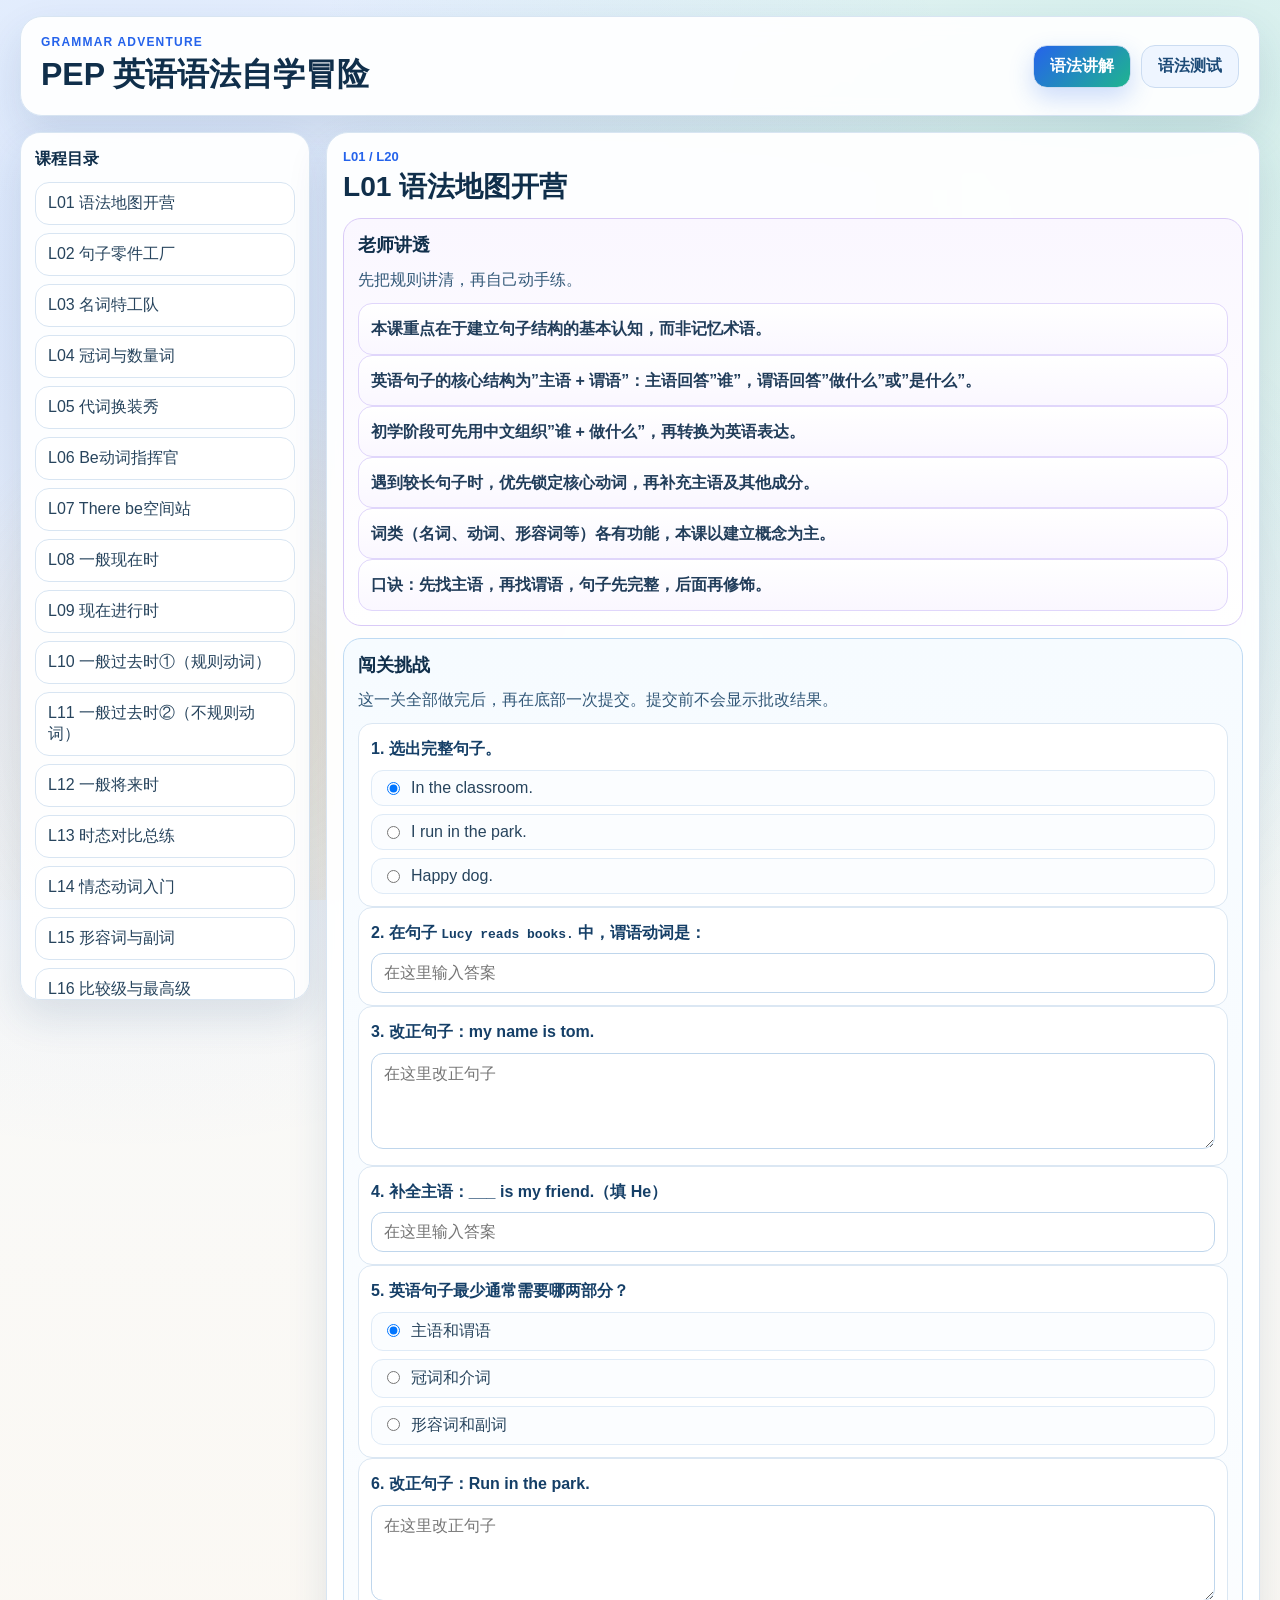
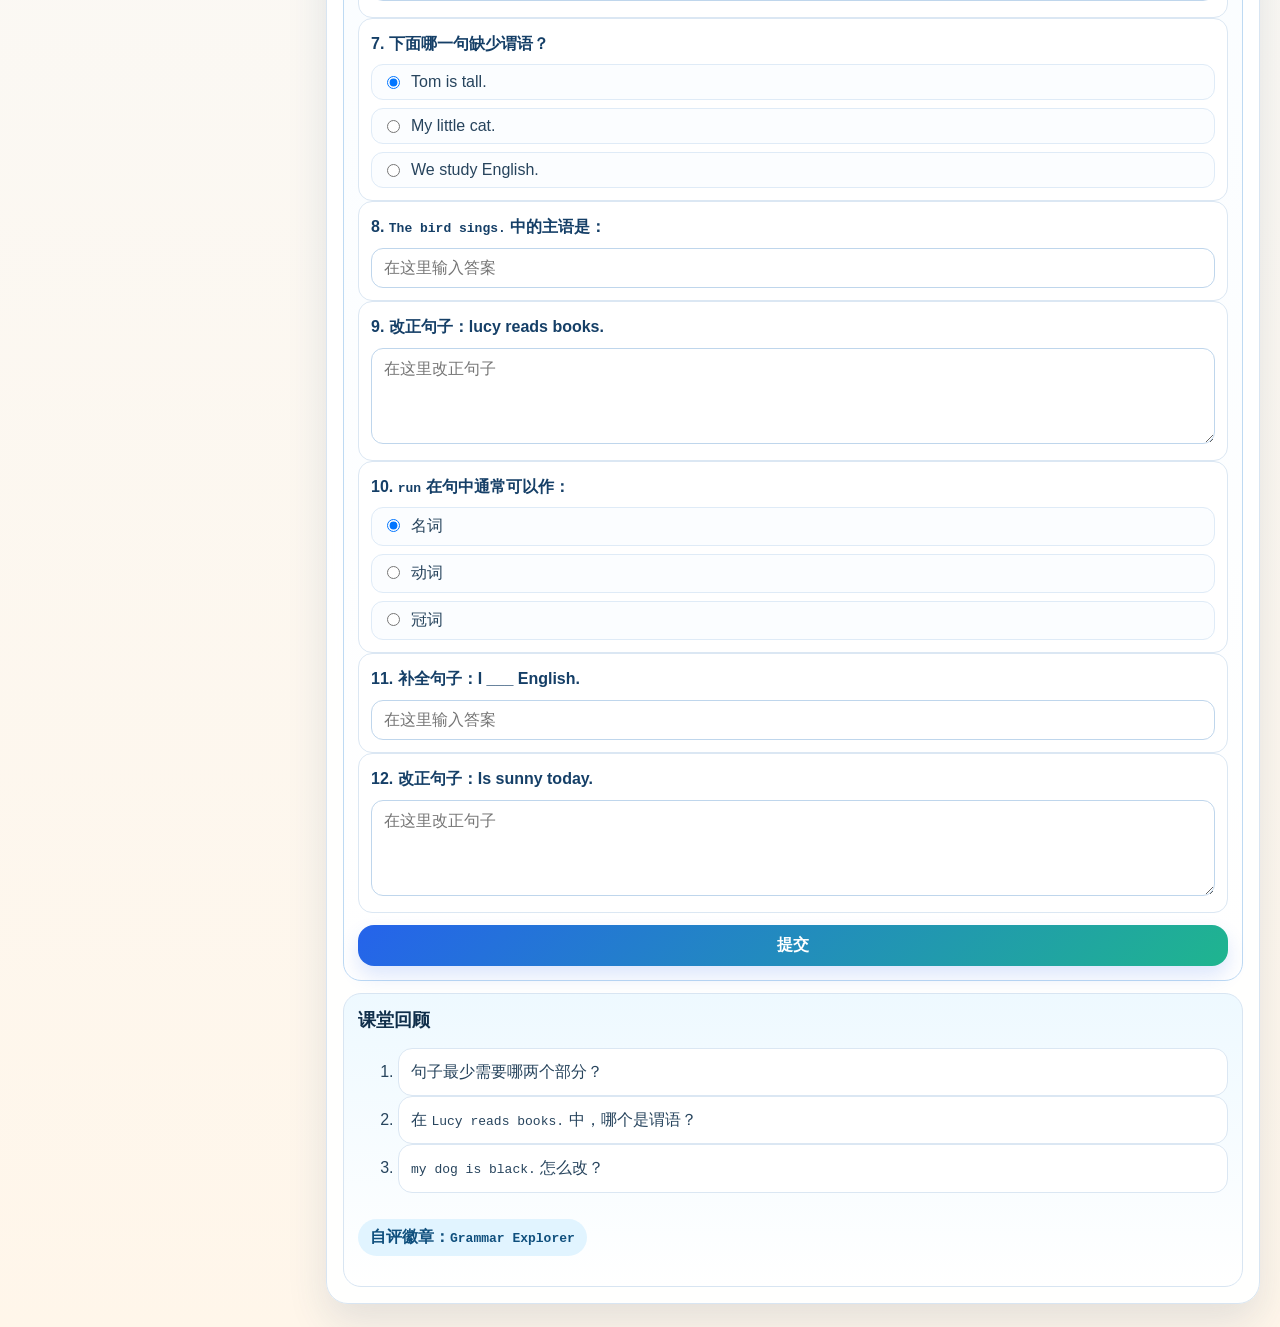
<file: index.html>
﻿<!doctype html>
<html lang="zh-CN">
<head>
  <meta charset="UTF-8">
  <meta name="viewport" content="width=device-width, initial-scale=1.0">
  <title>PEP 英语语法自学冒险</title>
  <link rel="stylesheet" href="./styles.css?v=20260528c">
</head>
<body>
  <div class="bg-layer" aria-hidden="true"></div>
  <div class="app-shell">
    <header class="topbar">
      <div class="brand">
        <p class="brand-kicker">Grammar Adventure</p>
        <h1>PEP 英语语法自学冒险</h1>
      </div>
      <div class="topbar-actions">
        <button id="menu-lesson" class="top-menu active" type="button">语法讲解</button>
        <button id="menu-test" class="top-menu" type="button">语法测试</button>
      </div>
    </header>

    <main>
      <section id="lesson-view" class="view-panel">
        <div class="content-grid">
          <aside class="lesson-nav">
            <p class="nav-title">课程目录</p>
            <ul id="lesson-list" class="lesson-list"></ul>
          </aside>

          <div class="lesson-stage">
            <article class="lesson-paper">
              <header class="lesson-header">
                <div>
                  <p id="progress-text" class="progress-text">L01 / L20</p>
                  <h2 id="lesson-title"></h2>
                </div>
              </header>
              <div id="lesson-content" class="lesson-content"></div>
            </article>
          </div>
        </div>
      </section>

      <section id="test-view" class="view-panel" hidden>
        <div class="test-shell">
          <header class="test-header">
            <div>
              <p class="panel-kicker">语法测试</p>
            </div>
          </header>

          <div class="test-switch">
            <button class="test-tab active" data-test-tab="quiz" type="button">测试</button>
            <button class="test-tab" data-test-tab="wrong" type="button">错题集 <span id="wrong-count" class="badge-count">0</span></button>
            <button id="clear-wrong-btn" class="ghost-btn small" type="button">清空错题集</button>
          </div>

          <article class="lesson-paper">
            <div class="quiz-toolbar">
              <p id="test-score" class="quiz-score">当前得分：0 / 20</p>
            </div>
            <div id="test-question-list" class="lesson-content"></div>
            <div class="test-submit-wrap">
              <button id="submit-test-btn" class="page-btn submit-btn" type="button">提交</button>
            </div>
          </article>
        </div>
      </section>
    </main>
  </div>

  <script src="./lessons-data.js?v=20260528c"></script>
  <script src="./quiz-bank.js?v=20260528c"></script>
  <script src="./app.js?v=20260528c"></script>
</body>
</html>
</file>
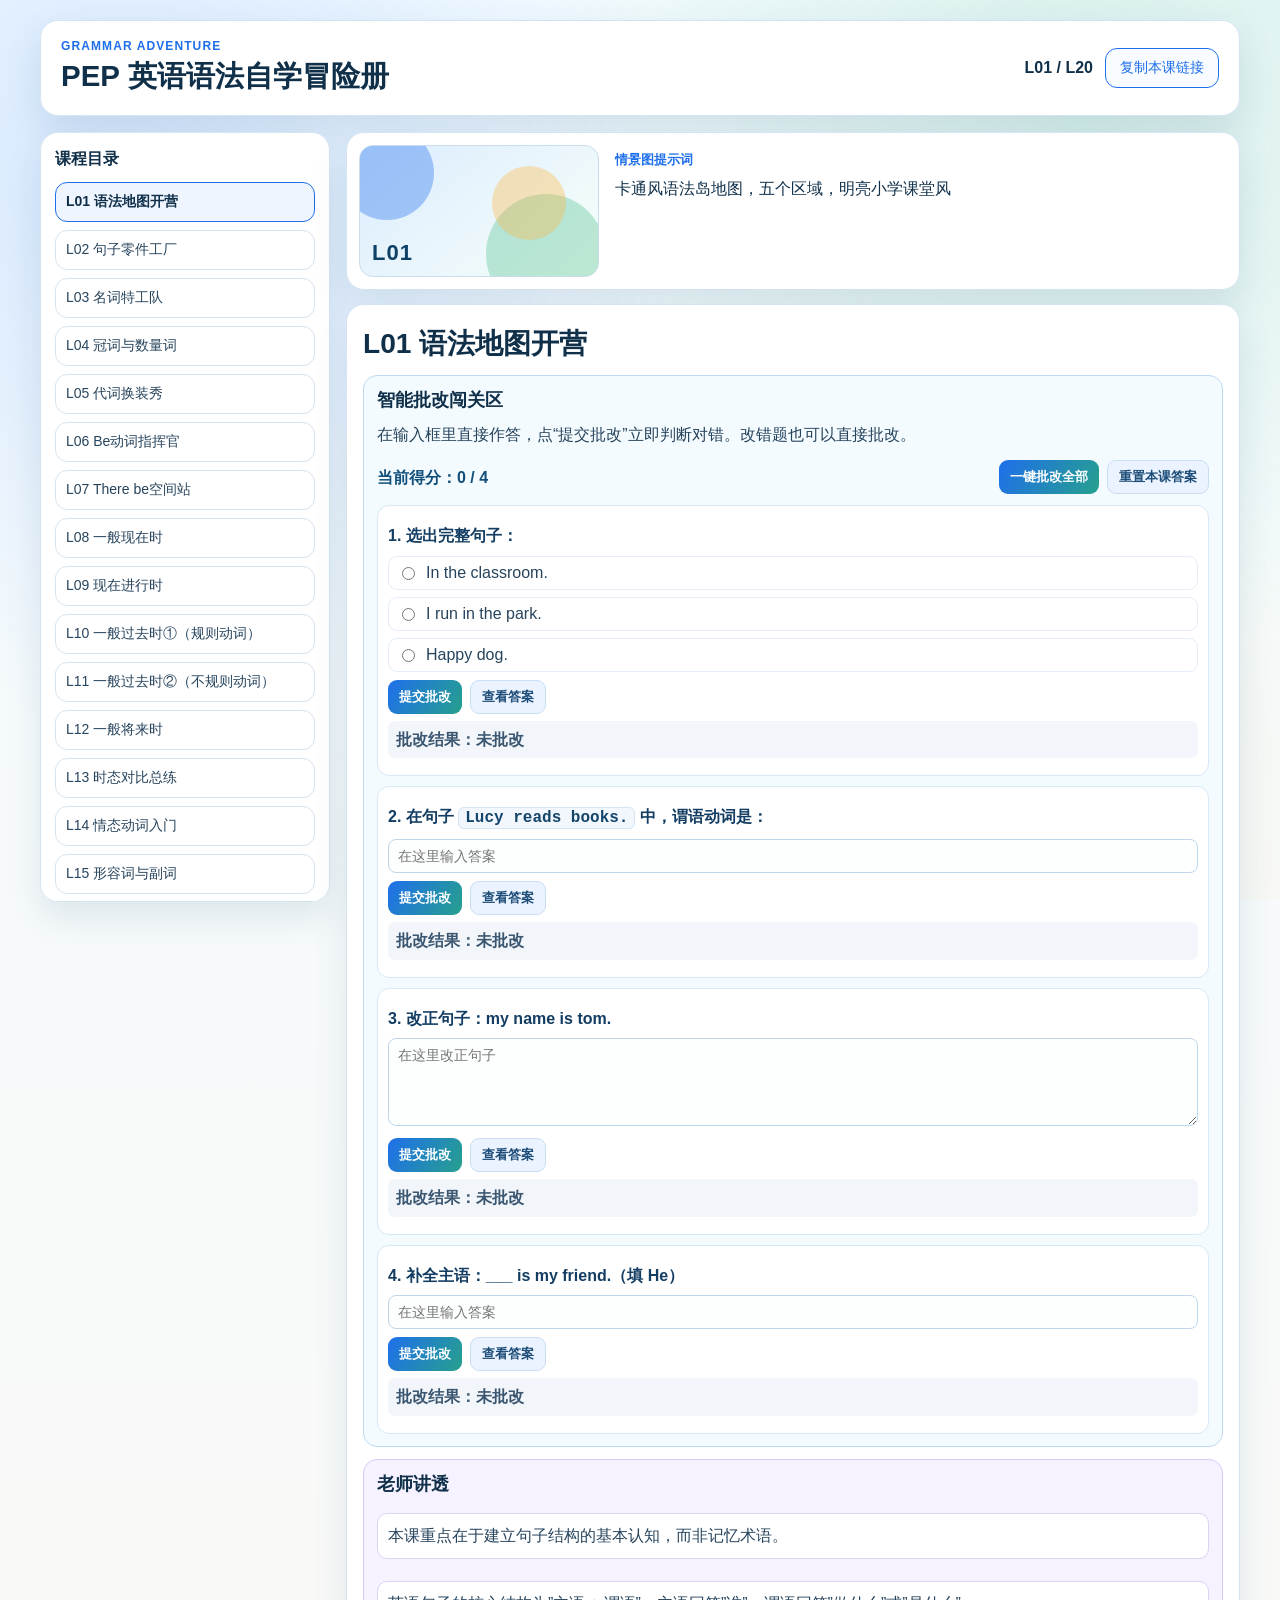
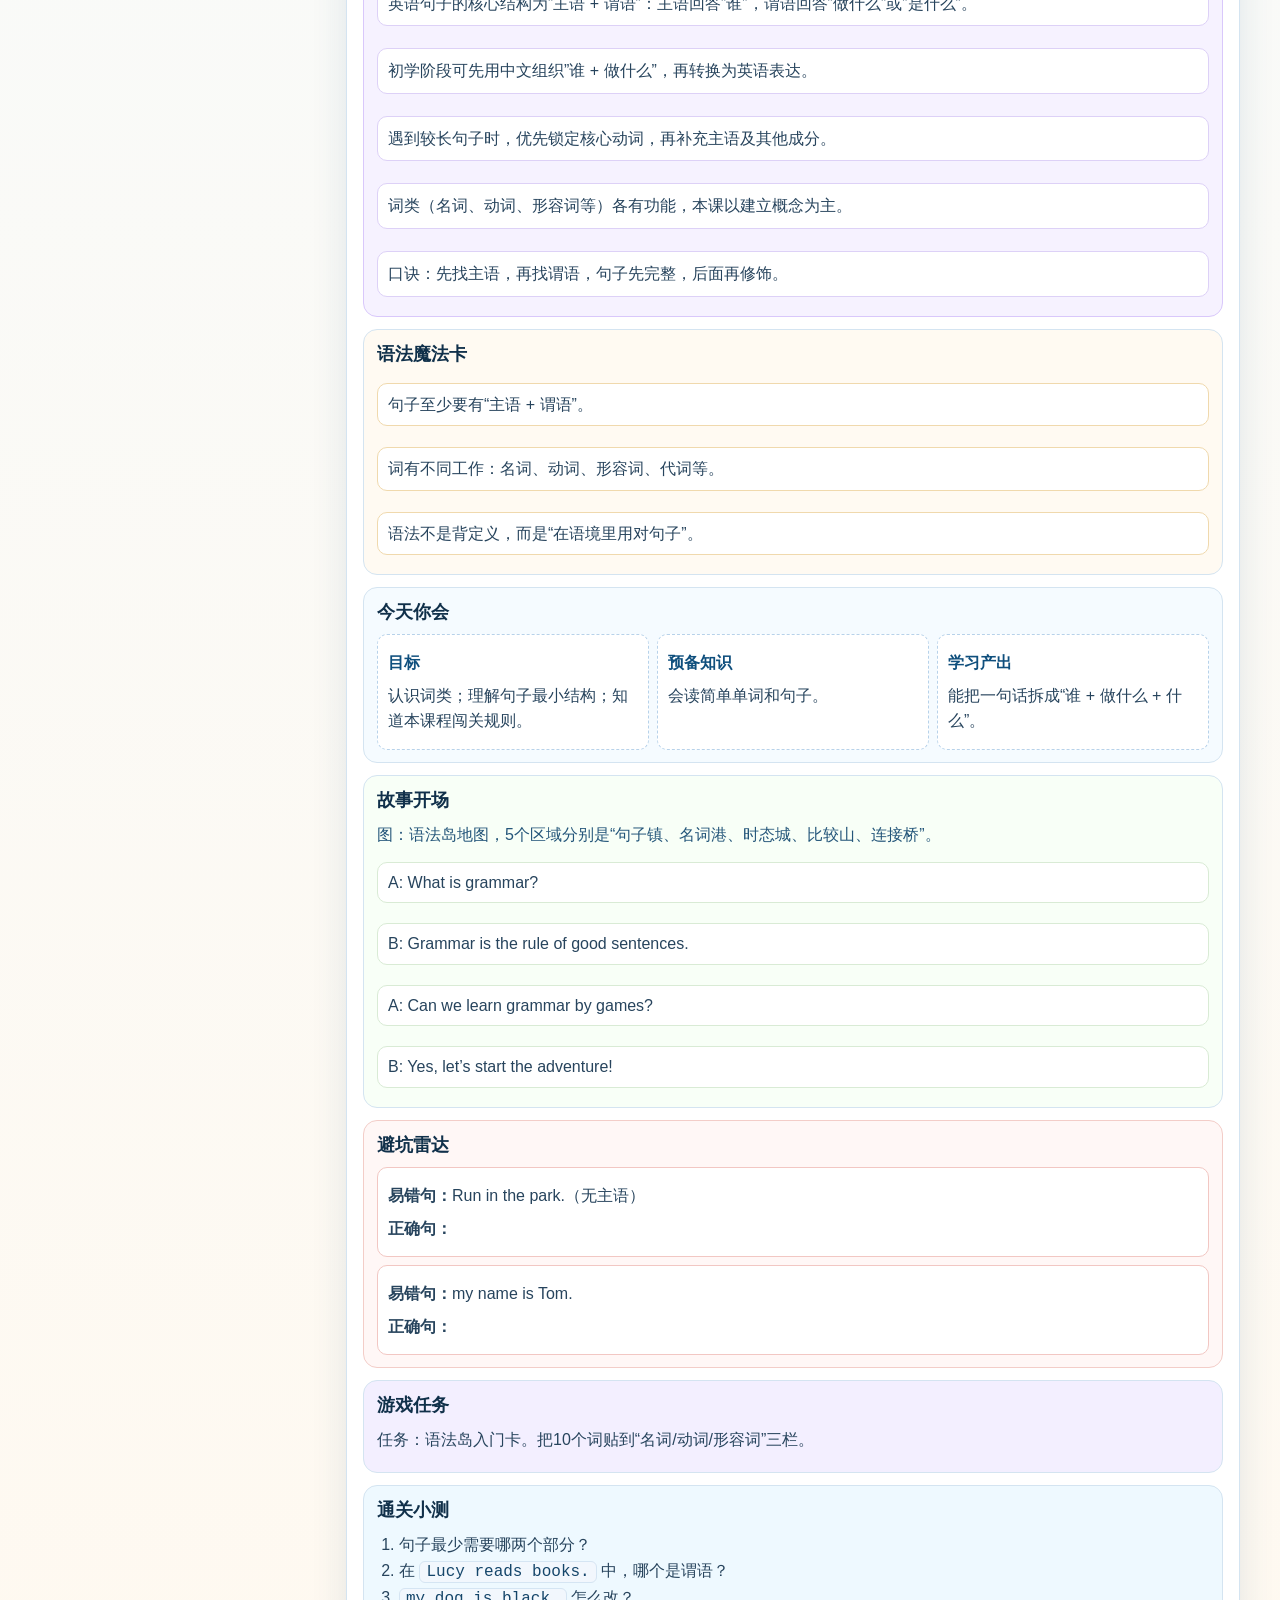
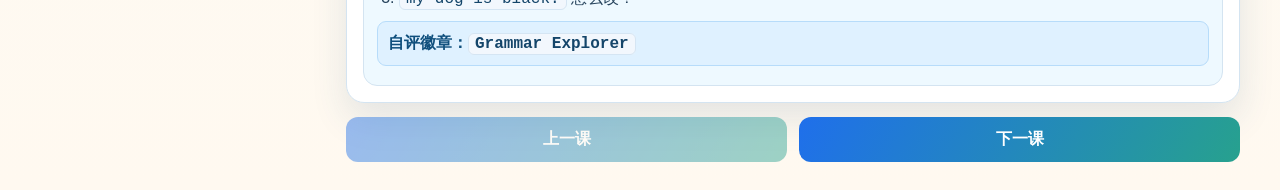
<file: PEP_Grammar_Courseware/web/index.html>
<!doctype html>
<html lang="zh-CN">
<head>
  <meta charset="UTF-8">
  <meta name="viewport" content="width=device-width, initial-scale=1.0">
  <title>PEP 语法大冒险 · 小学高年级</title>
  <link rel="stylesheet" href="./styles.css">
</head>
<body>
  <div class="bg-layer" aria-hidden="true"></div>
  <div class="app-shell">
    <header class="topbar">
      <div class="brand">
        <p class="brand-kicker">Grammar Adventure</p>
        <h1>PEP 英语语法自学冒险册</h1>
      </div>
      <div class="topbar-actions">
        <p id="progress-text" class="progress-text">L01 / L20</p>
        <button id="copy-link-btn" class="ghost-btn" type="button">复制本课链接</button>
      </div>
    </header>

    <div class="content-grid">
      <aside class="lesson-nav">
        <p class="nav-title">课程目录</p>
        <ul id="lesson-list" class="lesson-list"></ul>
      </aside>

      <main class="lesson-main">
        <section class="scene-banner">
          <div class="scene-visual">
            <div class="blob blob-a"></div>
            <div class="blob blob-b"></div>
            <div class="blob blob-c"></div>
            <p id="scene-id" class="scene-id">L01</p>
          </div>
          <div class="scene-meta">
            <p class="scene-label">情景图提示词</p>
            <p id="scene-prompt" class="scene-prompt"></p>
          </div>
        </section>

        <article class="lesson-paper">
          <header class="lesson-header">
            <h2 id="lesson-title"></h2>
          </header>
          <div id="lesson-content" class="lesson-content"></div>
        </article>

        <nav class="pager">
          <button id="prev-btn" class="page-btn" type="button">上一课</button>
          <button id="next-btn" class="page-btn" type="button">下一课</button>
        </nav>
      </main>
    </div>
  </div>

  <script src="./lessons-data.js?v=20260527a"></script>
  <script src="./quiz-bank.js?v=20260527a"></script>
  <script src="./app.js?v=20260527a"></script>
</body>
</html>
</file>
<file: styles.css>
﻿:root {
  --bg-top: #f6fbff;
  --bg-bottom: #fff6ea;
  --ink-strong: #102f4b;
  --ink-body: #27445d;
  --brand-main: #2563eb;
  --brand-aux: #12a57b;
  --accent: #f59e0b;
  --danger: #dc5f55;
  --card: #ffffff;
  --line: #d8e5f2;
  --shadow: 0 18px 40px rgba(23, 66, 104, 0.12);
}

* { box-sizing: border-box; }
html { scroll-behavior: smooth; }
body {
  margin: 0;
  min-height: 100vh;
  color: var(--ink-body);
  font-family: "Trebuchet MS", "Segoe UI", "PingFang SC", "Microsoft YaHei", sans-serif;
  background:
    radial-gradient(circle at 10% 10%, rgba(37, 99, 235, 0.15), transparent 30%),
    radial-gradient(circle at 90% 5%, rgba(18, 165, 123, 0.16), transparent 28%),
    linear-gradient(180deg, var(--bg-top), var(--bg-bottom));
}
button, textarea, input { font: inherit; }
button { cursor: pointer; }

.bg-layer {
  position: fixed;
  inset: 0;
  pointer-events: none;
  background:
    radial-gradient(circle at 20% 80%, rgba(245, 158, 11, 0.14), transparent 28%),
    radial-gradient(circle at 80% 70%, rgba(37, 99, 235, 0.08), transparent 30%);
  z-index: -1;
}

.app-shell {
  width: min(1240px, calc(100vw - 24px));
  margin: 16px auto 24px;
}

.topbar {
  display: flex;
  gap: 16px;
  justify-content: space-between;
  align-items: center;
  padding: 18px 20px;
  border: 1px solid var(--line);
  border-radius: 22px;
  background: rgba(255, 255, 255, 0.92);
  box-shadow: var(--shadow);
  backdrop-filter: blur(8px);
}

.brand-kicker {
  margin: 0 0 4px;
  font-size: 12px;
  font-weight: 700;
  color: var(--brand-main);
  text-transform: uppercase;
  letter-spacing: 1.2px;
}

.brand h1 {
  margin: 0;
  color: var(--ink-strong);
  font-size: clamp(22px, 2.5vw, 32px);
}

.topbar-actions {
  display: flex;
  flex-wrap: wrap;
  gap: 10px;
  align-items: center;
}

.top-menu,
.ghost-btn,
.page-btn,
.mini-btn,
.test-tab,
.lesson-link {
  border: 0;
  border-radius: 14px;
  transition: transform 0.15s ease, box-shadow 0.15s ease, background 0.15s ease, color 0.15s ease, border-color 0.15s ease;
}

.top-menu {
  padding: 10px 16px;
  background: #eef5ff;
  color: #1d4b77;
  border: 1px solid #cbdcf1;
  font-weight: 700;
}

.top-menu.active {
  background: linear-gradient(135deg, var(--brand-main), #1fb58f);
  color: #fff;
  box-shadow: 0 10px 24px rgba(37, 99, 235, 0.22);
}

.ghost-btn {
  padding: 10px 16px;
  color: var(--brand-main);
  background: #f8fbff;
  border: 1px solid var(--brand-main);
  font-weight: 700;
}

.view-panel { margin-top: 16px; }

.content-grid {
  display: grid;
  grid-template-columns: 290px minmax(0, 1fr);
  gap: 16px;
  align-items: start;
}

.lesson-nav {
  position: sticky;
  top: 16px;
  max-height: calc(100vh - 32px);
  overflow: auto;
  padding: 16px 14px;
  border: 1px solid var(--line);
  border-radius: 20px;
  background: rgba(255, 255, 255, 0.94);
  box-shadow: var(--shadow);
}

.nav-title {
  margin: 0 0 12px;
  color: var(--ink-strong);
  font-weight: 700;
}

.lesson-list {
  display: grid;
  gap: 8px;
  list-style: none;
  margin: 0;
  padding: 0;
}

.lesson-link {
  width: 100%;
  display: flex;
  justify-content: space-between;
  gap: 10px;
  align-items: center;
  padding: 10px 12px;
  background: #fff;
  color: var(--ink-body);
  border: 1px solid var(--line);
  text-align: left;
}

.lesson-link:hover { transform: translateY(-1px); border-color: #94c4f6; }
.lesson-link.active {
  background: linear-gradient(135deg, #eaf3ff, #f2fff9);
  border-color: #87b6eb;
  color: var(--ink-strong);
  font-weight: 700;
}

.lesson-text { flex: 1; }
.done-mark { color: #15925e; font-size: 12px; font-weight: 700; }

.lesson-stage {
  display: grid;
  gap: 14px;
}

.lesson-paper,
.test-shell {
  border: 1px solid var(--line);
  border-radius: 22px;
  background: rgba(255, 255, 255, 0.94);
  box-shadow: var(--shadow);
  backdrop-filter: blur(8px);
}

.lesson-paper { padding: 16px; }
.lesson-header {
  display: flex;
  justify-content: space-between;
  gap: 12px;
  align-items: flex-start;
  margin-bottom: 12px;
}
.progress-text {
  margin: 0 0 4px;
  color: var(--brand-main);
  font-weight: 700;
  font-size: 13px;
}
.lesson-header h2 {
  margin: 0;
  color: var(--ink-strong);
  font-size: clamp(24px, 2.2vw, 32px);
}

.lesson-content {
  display: grid;
  gap: 12px;
}

.section-card {
  border: 1px solid var(--line);
  border-radius: 18px;
  padding: 14px;
  background: #fff;
}

.section-card h3 {
  margin: 0 0 10px;
  color: var(--ink-strong);
  font-size: 18px;
}

.section-intro {
  margin: 0 0 10px;
  color: #325878;
  line-height: 1.65;
}

.teacher-talk-list,
.rule-list,
.practice-list,
.quiz-list, {
  display: grid;
  gap: 8px;
}

.teacher-talk-item,
.rule-item,
.practice-list li,
.quiz-card {
  border-radius: 14px;
  border: 1px solid #dbe7f3;
  background: #fff;
}

.teacher-talk-item {
  margin: 0;
  padding: 11px 12px;
  line-height: 1.7;
  border-color: #e0d6fb;
  background: linear-gradient(180deg, #fff, #faf7ff);
}

.teacher-talk-text {
  margin: 0;
  color: #213d5a;
  line-height: 1.7;
  font-weight: 700;
}

.teacher-example-list {
  display: grid;
  gap: 6px;
  margin-top: 8px;
  padding: 10px 12px;
  border-radius: 12px;
  background: #f4f7ff;
  border: 1px dashed #c9d9f0;
}

.teacher-example {
  margin: 0;
  color: #2e577c;
  line-height: 1.6;
}

.section-teachertalk { border-color: #d9caf7; background: linear-gradient(180deg, #faf7ff, #fff); }
.section-rulecard { background: linear-gradient(180deg, #fffaf0, #fff); }
.section-practice { background: linear-gradient(180deg, #f9fbff, #fff); }
.section-exitticket { background: linear-gradient(180deg, #eef9ff, #fff); }
.section-challenge { background: linear-gradient(180deg, #f6fbff, #fff); border-color: #bedaf3; }

.rule-item,
.practice-list li {
  padding: 10px 12px;
  line-height: 1.65;
}

.quiz-card {
  padding: 12px;
}

.lesson-submit-wrap,
.test-submit-wrap {
  display: flex;
  justify-content: center;
  margin-top: 14px;
}

.lesson-submit-wrap .submit-btn,
.test-submit-wrap .submit-btn {
  min-width: 180px;
}

.quiz-toolbar {
  display: flex;
  gap: 12px;
  justify-content: space-between;
  align-items: center;
  flex-wrap: wrap;
  margin: 0 0 10px;
}

.quiz-score {
  margin: 0;
  color: #134f79;
  font-weight: 700;
}

.quiz-hint {
  margin: 0;
  color: #47637f;
}

.quiz-tools,
.quiz-actions,
.test-toolbar {
  display: flex;
  gap: 8px;
  flex-wrap: wrap;
}
.mini-btn,
.page-btn {
  padding: 10px 14px;
  color: #fff;
  font-weight: 700;
  background: linear-gradient(135deg, var(--brand-main), #1fb58f);
  box-shadow: 0 10px 20px rgba(37, 99, 235, 0.16);
}

.mini-btn.light,
.page-btn.light,
.test-tab:not(.active) {
  color: #184a74;
  background: #edf5ff;
  border: 1px solid #cbe0f4;
  box-shadow: none;
}

.mini-btn:hover,
.page-btn:hover,
.top-menu:hover,
.ghost-btn:hover,
.test-tab:hover,
.lesson-link:hover {
  transform: translateY(-1px);
}

.quiz-title {
  margin: 0 0 8px;
  color: #153f67;
  font-weight: 700;
  line-height: 1.6;
}

.quiz-options {
  display: grid;
  gap: 8px;
}

.quiz-option {
  display: flex;
  gap: 8px;
  align-items: flex-start;
  padding: 8px 10px;
  border-radius: 12px;
  border: 1px solid #dfebf7;
  background: #fbfdff;
}

.quiz-option input { margin-top: 3px; }

.quiz-input,
.quiz-textarea {
  width: 100%;
  border: 1px solid #bfd6ec;
  border-radius: 12px;
  padding: 10px 12px;
  color: #173f63;
  background: #fff;
}

.quiz-textarea { min-height: 96px; resize: vertical; }

.quiz-feedback {
  margin: 8px 0 0;
  padding: 8px 10px;
  border-radius: 12px;
  background: #f3f7fb;
  color: #3b5770;
  font-weight: 700;
}
.quiz-feedback.correct { background: #e8fbef; color: #1b7d4b; }
.quiz-feedback.wrong { background: #fff0ef; color: #bb5146; }

.quiz-answer,
.practice-detail {
  margin: 8px 0 0;
  padding: 10px 12px;
  border-radius: 12px;
  background: #fff8ed;
  color: #5b3b16;
  line-height: 1.65;
}

.practice-detail p {
  margin: 4px 0;
}

.lesson-submit-wrap,
.test-submit-wrap {
  margin-top: 12px;
}
.badge-line {
  margin-top: 10px;
  display: inline-block;
  padding: 8px 12px;
  border-radius: 999px;
  background: #e1f4ff;
  color: #0f4f7d;
  font-weight: 700;
}

.page-btn {
  flex: 1;
  border: 0;
  border-radius: 16px;
}

.test-shell {
  padding: 16px;
}

.test-header {
  display: flex;
  justify-content: space-between;
  gap: 16px;
  align-items: flex-start;
  margin-bottom: 14px;
}

.panel-kicker {
  margin: 0 0 6px;
  color: var(--brand-main);
  font-size: 12px;
  font-weight: 700;
  letter-spacing: 1px;
  text-transform: uppercase;
}

.panel-desc {
  margin: 8px 0 0;
  color: #385975;
  line-height: 1.65;
}

.test-switch {
  display: flex;
  gap: 8px;
  margin-bottom: 14px;
}

.test-tab {
  padding: 10px 16px;
  background: #edf5ff;
  color: #1a4d78;
  border: 1px solid #cfe0f1;
  font-weight: 700;
}

.test-tab.active {
  background: linear-gradient(135deg, var(--brand-main), #1fb58f);
  color: #fff;
  border-color: transparent;
}

.badge-count {
  display: inline-flex;
  align-items: center;
  justify-content: center;
  min-width: 22px;
  padding: 0 7px;
  margin-left: 4px;
  border-radius: 999px;
  background: rgba(255,255,255,0.2);
}

.section-wrongbank { background: linear-gradient(180deg, #fff8f6, #fff); }

@media (max-width: 1080px) {
  .content-grid { grid-template-columns: 1fr; }
  .lesson-nav { position: static; max-height: none; }
  .test-header { flex-direction: column; }
}

@media (max-width: 720px) {
  .app-shell { width: min(100vw - 14px, 100vw); margin: 7px auto 14px; }
  .topbar { padding: 14px; border-radius: 18px; }
  .lesson-paper,
  .test-shell,
  .lesson-nav { border-radius: 18px; padding: 12px; }
  .lesson-header { flex-direction: column; }
  .quiz-actions,
  .quiz-toolbar,
  .test-toolbar,
  .topbar-actions,
  .test-switch { flex-direction: column; }
  .mini-btn,
  .ghost-btn,
  .top-menu,
  .test-tab,
  .page-btn { width: 100%; }
}
</file>
<file: PEP_Grammar_Courseware/web/styles.css>
:root {
  --bg-top: #f4fbff;
  --bg-bottom: #fff9f0;
  --ink-strong: #10304a;
  --ink-body: #27445d;
  --brand-main: #1f6feb;
  --brand-aux: #25a66a;
  --accent: #ffb43d;
  --danger: #e15a52;
  --card: #ffffff;
  --line: #d4e4f1;
  --shadow: 0 16px 36px rgba(30, 84, 122, 0.12);
}

* {
  box-sizing: border-box;
}

body {
  margin: 0;
  font-family: "Trebuchet MS", "Segoe UI", "PingFang SC", "Microsoft YaHei", sans-serif;
  color: var(--ink-body);
  background: linear-gradient(180deg, var(--bg-top), var(--bg-bottom));
  min-height: 100vh;
}

.bg-layer {
  position: fixed;
  inset: 0;
  background:
    radial-gradient(circle at 10% 20%, rgba(43, 127, 255, 0.15), transparent 40%),
    radial-gradient(circle at 85% 10%, rgba(66, 184, 131, 0.16), transparent 42%),
    radial-gradient(circle at 70% 90%, rgba(255, 176, 32, 0.12), transparent 40%);
  z-index: -1;
}

.app-shell {
  width: min(1200px, 94vw);
  margin: 20px auto 28px;
}

.topbar {
  background: var(--card);
  border: 1px solid var(--line);
  border-radius: 18px;
  padding: 18px 20px;
  display: flex;
  gap: 20px;
  justify-content: space-between;
  align-items: center;
  box-shadow: var(--shadow);
}

.brand-kicker {
  margin: 0 0 4px;
  font-size: 12px;
  letter-spacing: 1.1px;
  color: var(--brand-main);
  text-transform: uppercase;
  font-weight: 700;
}

.brand h1 {
  margin: 0;
  color: var(--ink-strong);
  font-size: clamp(20px, 2.3vw, 30px);
}

.topbar-actions {
  display: flex;
  align-items: center;
  gap: 12px;
}

.progress-text {
  margin: 0;
  color: var(--ink-strong);
  font-weight: 700;
}

.ghost-btn {
  border: 1px solid var(--brand-main);
  color: var(--brand-main);
  background: #f8fbff;
  border-radius: 12px;
  padding: 10px 14px;
  font-size: 14px;
  cursor: pointer;
}

.ghost-btn:hover {
  background: #ecf5ff;
}

.content-grid {
  margin-top: 16px;
  display: grid;
  grid-template-columns: 290px 1fr;
  gap: 16px;
}

.lesson-nav {
  background: var(--card);
  border: 1px solid var(--line);
  border-radius: 18px;
  padding: 16px 14px;
  box-shadow: var(--shadow);
  max-height: calc(100vh - 130px);
  overflow: auto;
}

.nav-title {
  margin: 0 0 12px;
  font-weight: 700;
  color: var(--ink-strong);
}

.lesson-list {
  list-style: none;
  margin: 0;
  padding: 0;
  display: grid;
  gap: 8px;
}

.lesson-link {
  display: block;
  width: 100%;
  text-align: left;
  border: 1px solid var(--line);
  background: #fff;
  border-radius: 12px;
  padding: 10px;
  cursor: pointer;
  color: var(--ink-body);
  font-size: 14px;
  display: flex;
  justify-content: space-between;
  gap: 8px;
  align-items: center;
}

.lesson-link:hover {
  border-color: var(--brand-main);
}

.lesson-link.active {
  border-color: var(--brand-main);
  background: #eef5ff;
  color: var(--ink-strong);
  font-weight: 700;
}

.lesson-text {
  flex: 1;
}

.done-mark {
  font-size: 12px;
  color: #1a8f5c;
  font-weight: 700;
}

.lesson-main {
  display: grid;
  gap: 14px;
}

.scene-banner {
  background: var(--card);
  border: 1px solid var(--line);
  border-radius: 18px;
  padding: 12px;
  display: grid;
  grid-template-columns: 240px 1fr;
  gap: 14px;
  box-shadow: var(--shadow);
}

.scene-visual {
  min-height: 132px;
  position: relative;
  border-radius: 14px;
  overflow: hidden;
  background: linear-gradient(140deg, #dcecff, #f6fff8);
  border: 1px solid #c9ddef;
}

.scene-id {
  position: absolute;
  left: 12px;
  bottom: 10px;
  margin: 0;
  font-size: 22px;
  font-weight: 800;
  color: #0f4166;
  letter-spacing: 1px;
}

.blob {
  position: absolute;
  border-radius: 50%;
}

.blob-a {
  width: 94px;
  height: 94px;
  background: rgba(31, 111, 235, 0.36);
  top: -20px;
  left: -20px;
}

.blob-b {
  width: 120px;
  height: 120px;
  background: rgba(66, 184, 131, 0.32);
  bottom: -38px;
  right: -8px;
}

.blob-c {
  width: 74px;
  height: 74px;
  background: rgba(255, 180, 61, 0.34);
  top: 20px;
  right: 32px;
}

.scene-meta {
  padding: 6px 2px;
}

.scene-label {
  margin: 0;
  font-size: 13px;
  color: var(--brand-main);
  font-weight: 700;
}

.scene-prompt {
  margin: 8px 0 0;
  line-height: 1.55;
  color: var(--ink-strong);
}

.lesson-paper {
  background: var(--card);
  border: 1px solid var(--line);
  border-radius: 18px;
  padding: 16px;
  box-shadow: var(--shadow);
}

.lesson-header h2 {
  margin: 4px 0 12px;
  color: var(--ink-strong);
  font-size: clamp(22px, 2.2vw, 30px);
}

.lesson-content {
  display: grid;
  gap: 12px;
}

.section-card {
  border: 1px solid var(--line);
  border-radius: 14px;
  padding: 12px 13px;
  background: #fff;
}

.section-card h3 {
  margin: 0 0 10px;
  color: var(--ink-strong);
  font-size: 18px;
}

.section-card p {
  margin: 7px 0;
  line-height: 1.6;
}

.section-studyflow {
  background: #f3f9ff;
}

.study-steps {
  display: grid;
  grid-template-columns: repeat(auto-fit, minmax(180px, 1fr));
  gap: 8px;
  margin-top: 8px;
}

.study-step {
  display: flex;
  gap: 8px;
  align-items: center;
  border: 1px solid #d1e4f4;
  border-radius: 10px;
  background: #fff;
  padding: 8px 10px;
}

.done-btn {
  margin-top: 10px;
  border: none;
  border-radius: 10px;
  background: linear-gradient(125deg, #1f6feb, #2bb38c);
  color: #fff;
  padding: 8px 14px;
  font-weight: 700;
  cursor: pointer;
}

.goal-grid {
  display: grid;
  grid-template-columns: repeat(auto-fit, minmax(220px, 1fr));
  gap: 8px;
}

.goal-item {
  border: 1px dashed #b7d2ea;
  border-radius: 10px;
  padding: 8px 10px;
  background: #fff;
}

.goal-key {
  color: #0f4f7d;
  font-weight: 700;
}

.scene-desc {
  color: #24567a;
}

.chat-list {
  display: grid;
  gap: 6px;
}

.chat-line {
  border-radius: 10px;
  background: #fff;
  border: 1px solid #d9ebd5;
  padding: 7px 10px;
}

.rule-list {
  display: grid;
  gap: 7px;
}

.rule-item {
  background: #fff;
  border: 1px solid #f0d9ad;
  border-radius: 10px;
  padding: 8px 10px;
}

.pit-grid {
  display: grid;
  gap: 8px;
}

.pit-item {
  background: #fff;
  border: 1px solid #f2c7c3;
  border-radius: 10px;
  padding: 8px 10px;
}

.section-practice {
  background: #f9f9ff;
}

.section-autoquiz {
  background: #f4fbff;
  border-color: #bedaf3;
}

.quiz-toolbar {
  display: flex;
  justify-content: space-between;
  gap: 10px;
  align-items: center;
  flex-wrap: wrap;
  margin: 10px 0 8px;
}

.quiz-score {
  margin: 0;
  font-weight: 700;
  color: #124f7a;
}

.quiz-tools {
  display: flex;
  gap: 8px;
  flex-wrap: wrap;
}

.mini-btn {
  border: none;
  border-radius: 9px;
  background: linear-gradient(120deg, #1f6feb, #26a08d);
  color: #fff;
  font-size: 13px;
  font-weight: 700;
  padding: 7px 11px;
  cursor: pointer;
}

.mini-btn.light {
  background: #eaf3ff;
  color: #1d4d78;
  border: 1px solid #c9def3;
}

.quiz-list {
  display: grid;
  gap: 10px;
}

.quiz-card {
  background: #fff;
  border: 1px solid #d7e8f7;
  border-radius: 12px;
  padding: 10px;
}

.quiz-title {
  margin: 0 0 8px;
  color: #133d62;
  font-weight: 700;
}

.quiz-options {
  display: grid;
  gap: 7px;
}

.quiz-option {
  display: flex;
  gap: 8px;
  align-items: flex-start;
  border: 1px solid #e4edf8;
  border-radius: 9px;
  padding: 7px 8px;
}

.quiz-option input {
  margin-top: 3px;
}

.quiz-input,
.quiz-textarea {
  width: 100%;
  border: 1px solid #bfd6ec;
  border-radius: 8px;
  padding: 8px 9px;
  font-size: 14px;
  color: #1d4568;
  background: #fdfefe;
}

.quiz-textarea {
  min-height: 88px;
  resize: vertical;
}

.quiz-actions {
  display: flex;
  gap: 8px;
  flex-wrap: wrap;
  margin-top: 8px;
}

.quiz-feedback {
  margin: 8px 0 0;
  padding: 6px 8px;
  border-radius: 7px;
  background: #f2f5f9;
  color: #3a5670;
  font-weight: 600;
}

.quiz-feedback.correct {
  background: #e8fbef;
  color: #1c7e49;
}

.quiz-feedback.wrong {
  background: #fff0ef;
  color: #b94d44;
}

.quiz-answer {
  margin: 7px 0 0;
  color: #1c5582;
  font-weight: 600;
}

.practice-block {
  border: 1px solid #d7dcf2;
  border-radius: 12px;
  background: #fff;
  padding: 10px;
  margin-bottom: 10px;
}

.practice-block h4 {
  margin: 0 0 8px;
  color: #153f6b;
}

.practice-list {
  display: grid;
  gap: 8px;
}

.practice-item {
  display: flex;
  gap: 8px;
  align-items: flex-start;
  border: 1px solid #e4eaf4;
  border-radius: 9px;
  padding: 7px 8px;
}

.practice-item input {
  margin-top: 3px;
}

.selfcheck {
  margin-top: 8px;
  border-top: 1px dashed #d4deec;
  padding-top: 6px;
}

.selfcheck summary {
  cursor: pointer;
  color: #1f5f95;
  font-weight: 700;
}

.badge-line {
  margin-top: 10px;
  padding: 8px 10px;
  border-radius: 9px;
  background: #dff1ff;
  border: 1px solid #b7dcfa;
  color: #0f4f7d;
  font-weight: 700;
}

.section-card ul,
.section-card ol {
  margin: 8px 0 8px 22px;
  padding: 0;
  line-height: 1.6;
}

.section-card code {
  background: #f2f7fd;
  color: #14456a;
  border: 1px solid #d5e5f3;
  border-radius: 6px;
  padding: 1px 6px;
  font-family: Consolas, "Courier New", monospace;
}

.section-lessonmeta {
  background: #f5fbff;
}

.section-warmupscene {
  background: #f8fff7;
}

.section-rulecard {
  background: #fffaf2;
}

.section-teachertalk {
  background: #f6f2ff;
  border-color: #d9c8fb;
}

.teacher-talk-list {
  display: grid;
  gap: 8px;
}

.teacher-talk-item {
  margin: 0;
  padding: 9px 10px;
  border-radius: 10px;
  background: #fff;
  border: 1px solid #ddd1f7;
  line-height: 1.65;
}

.section-pitfallbox {
  background: #fff7f6;
  border-color: #f3cdc8;
}

.section-funmission {
  background: #f3efff;
}

.section-exitticket {
  background: #eef9ff;
}

.pager {
  display: flex;
  justify-content: space-between;
  gap: 12px;
}

.page-btn {
  flex: 1;
  border: none;
  border-radius: 12px;
  padding: 12px;
  font-size: 16px;
  font-weight: 700;
  color: #fff;
  background: linear-gradient(120deg, var(--brand-main), #27a18e);
  cursor: pointer;
}

.page-btn[disabled] {
  opacity: 0.45;
  cursor: not-allowed;
}

@media (max-width: 1000px) {
  .content-grid {
    grid-template-columns: 1fr;
  }

  .lesson-nav {
    max-height: 260px;
  }
}

@media (max-width: 700px) {
  .topbar {
    flex-direction: column;
    align-items: flex-start;
  }

  .topbar-actions {
    width: 100%;
    justify-content: space-between;
  }

  .scene-banner {
    grid-template-columns: 1fr;
  }
}
</file>
